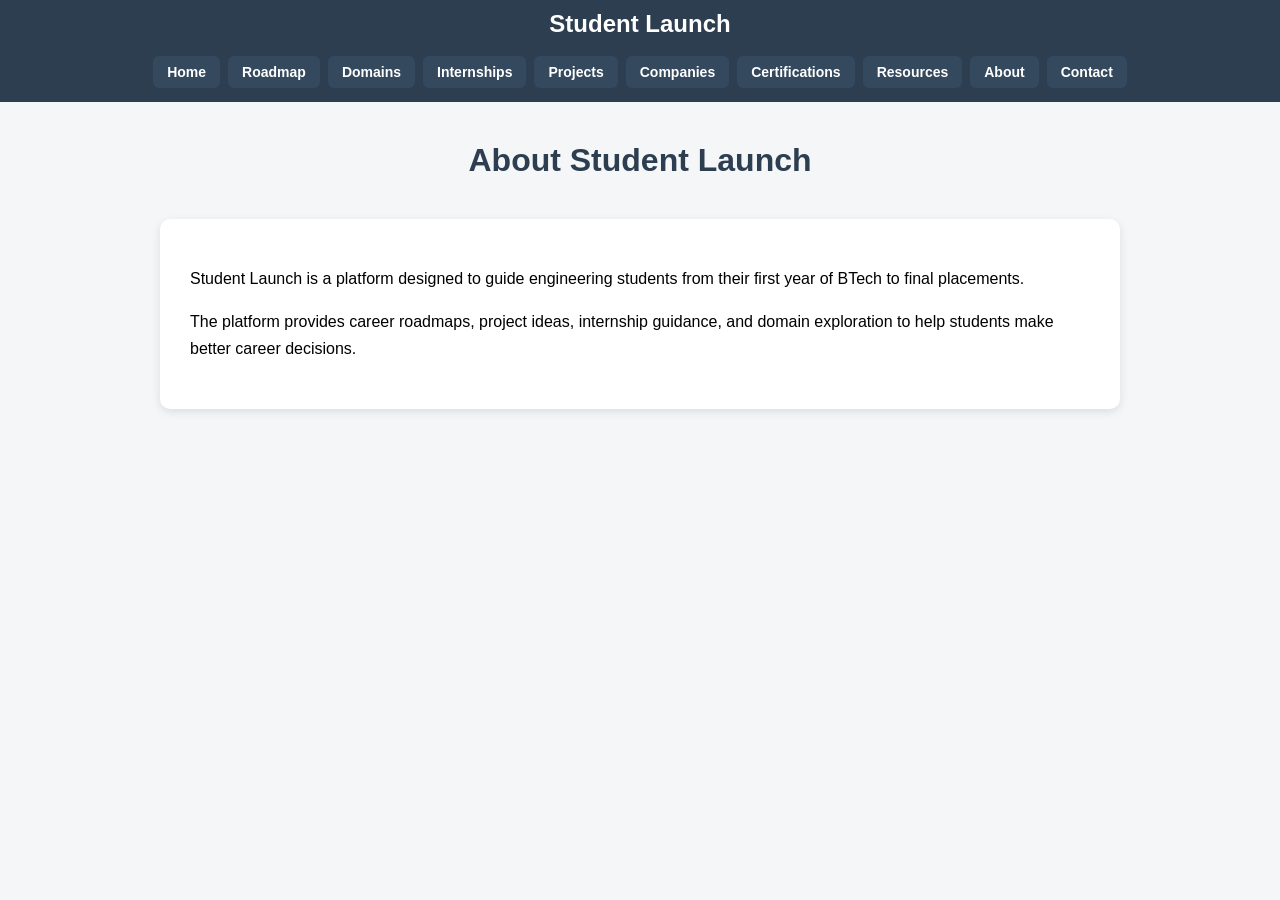
<file: about.html>
<!DOCTYPE html>
<html>

<head>
<title>Student Launch - About</title>
<link rel="stylesheet" href="style.css">
<link rel="stylesheet" href="css/about.css">
</head>

<body>

<nav class="navbar">

<div class="logo">
Student Launch
</div>

<div class="nav-links">

<a href="index.html">Home</a>
<a href="roadmap.html">Roadmap</a>
<a href="domains.html">Domains</a>
<a href="internships.html">Internships</a>
<a href="projects.html">Projects</a>
<a href="companies.html">Companies</a>
<a href="certifications.html">Certifications</a>
<a href="resources.html">Resources</a>
<a href="about.html">About</a>
<a href="contact.html">Contact</a>

</div>

</nav>


<h1>About Student Launch</h1>

<div class="about-container">

<p>
Student Launch is a platform designed to guide engineering students from their first year of BTech to final placements.
</p>

<p>
The platform provides career roadmaps, project ideas, internship guidance, and domain exploration to help students make better career decisions.
</p>

</div>

</body>
</html>
</file>
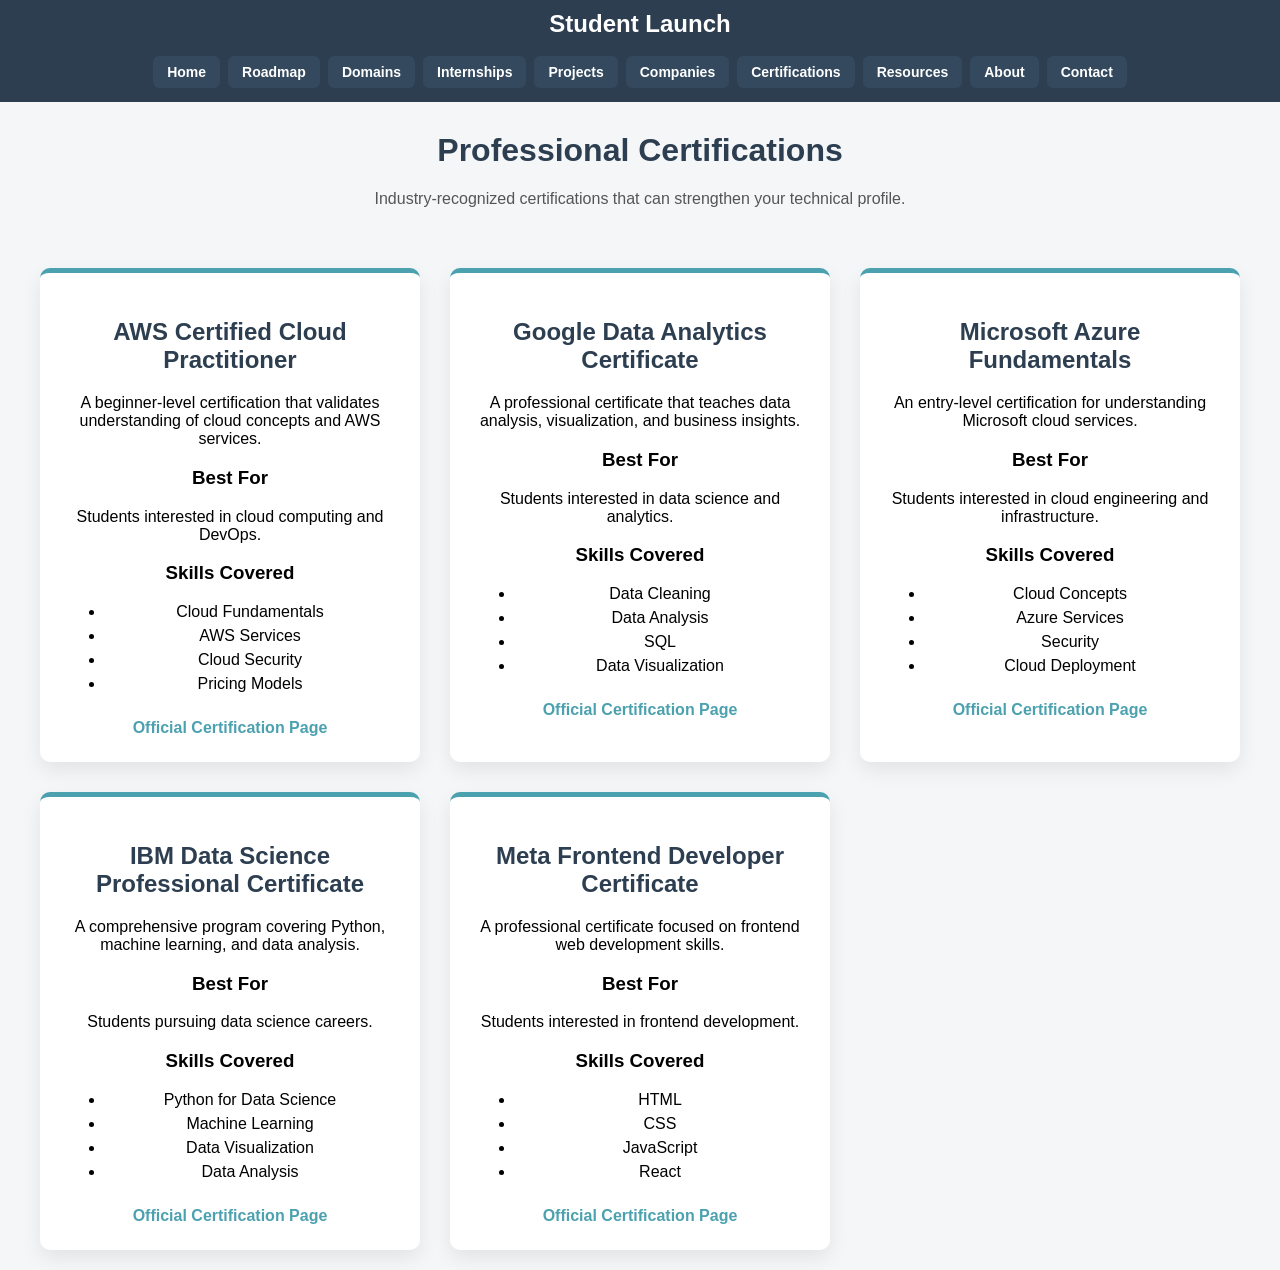
<file: certifications.html>
<!DOCTYPE html>
<html>

<head>
<title>Student Launch - Certifications</title>
<link rel="stylesheet" href="style.css">
<link rel="stylesheet" href="css/certifications.css">
</head>

<body>

<nav class="navbar">

<div class="logo">
Student Launch
</div>

<div class="nav-links">
<a href="index.html">Home</a>
<a href="roadmap.html">Roadmap</a>
<a href="domains.html">Domains</a>
<a href="internships.html">Internships</a>
<a href="projects.html">Projects</a>
<a href="companies.html">Companies</a>
<a href="certifications.html">Certifications</a>
<a href="resources.html">Resources</a>
<a href="about.html">About</a>
<a href="contact.html">Contact</a>
</div>

</nav>

<h1>Professional Certifications</h1>
<p class="subtitle">Industry-recognized certifications that can strengthen your technical profile.</p>

<div class="container">

<!-- AWS -->

<div class="card">

<h2>AWS Certified Cloud Practitioner</h2>

<p>
A beginner-level certification that validates understanding of cloud concepts and AWS services.
</p>

<h3>Best For</h3>
<p>Students interested in cloud computing and DevOps.</p>

<h3>Skills Covered</h3>
<ul>
<li>Cloud Fundamentals</li>
<li>AWS Services</li>
<li>Cloud Security</li>
<li>Pricing Models</li>
</ul>

<a href="https://aws.amazon.com/certification/" target="_blank">Official Certification Page</a>

</div>


<!-- Google Data Analytics -->

<div class="card">

<h2>Google Data Analytics Certificate</h2>

<p>
A professional certificate that teaches data analysis, visualization, and business insights.
</p>

<h3>Best For</h3>
<p>Students interested in data science and analytics.</p>

<h3>Skills Covered</h3>
<ul>
<li>Data Cleaning</li>
<li>Data Analysis</li>
<li>SQL</li>
<li>Data Visualization</li>
</ul>

<a href="https://grow.google/certificates/data-analytics/" target="_blank">Official Certification Page</a>

</div>


<!-- Microsoft Azure -->

<div class="card">

<h2>Microsoft Azure Fundamentals</h2>

<p>
An entry-level certification for understanding Microsoft cloud services.
</p>

<h3>Best For</h3>
<p>Students interested in cloud engineering and infrastructure.</p>

<h3>Skills Covered</h3>
<ul>
<li>Cloud Concepts</li>
<li>Azure Services</li>
<li>Security</li>
<li>Cloud Deployment</li>
</ul>

<a href="https://learn.microsoft.com/en-us/certifications/" target="_blank">Official Certification Page</a>

</div>


<!-- IBM Data Science -->

<div class="card">

<h2>IBM Data Science Professional Certificate</h2>

<p>
A comprehensive program covering Python, machine learning, and data analysis.
</p>

<h3>Best For</h3>
<p>Students pursuing data science careers.</p>

<h3>Skills Covered</h3>
<ul>
<li>Python for Data Science</li>
<li>Machine Learning</li>
<li>Data Visualization</li>
<li>Data Analysis</li>
</ul>

<a href="https://www.coursera.org/professional-certificates/ibm-data-science" target="_blank">Official Certification Page</a>

</div>


<!-- Meta Frontend -->

<div class="card">

<h2>Meta Frontend Developer Certificate</h2>

<p>
A professional certificate focused on frontend web development skills.
</p>

<h3>Best For</h3>
<p>Students interested in frontend development.</p>

<h3>Skills Covered</h3>
<ul>
<li>HTML</li>
<li>CSS</li>
<li>JavaScript</li>
<li>React</li>
</ul>

<a href="https://www.coursera.org/professional-certificates/meta-front-end-developer" target="_blank">Official Certification Page</a>

</div>

</div>

</body>
</html>
</file>
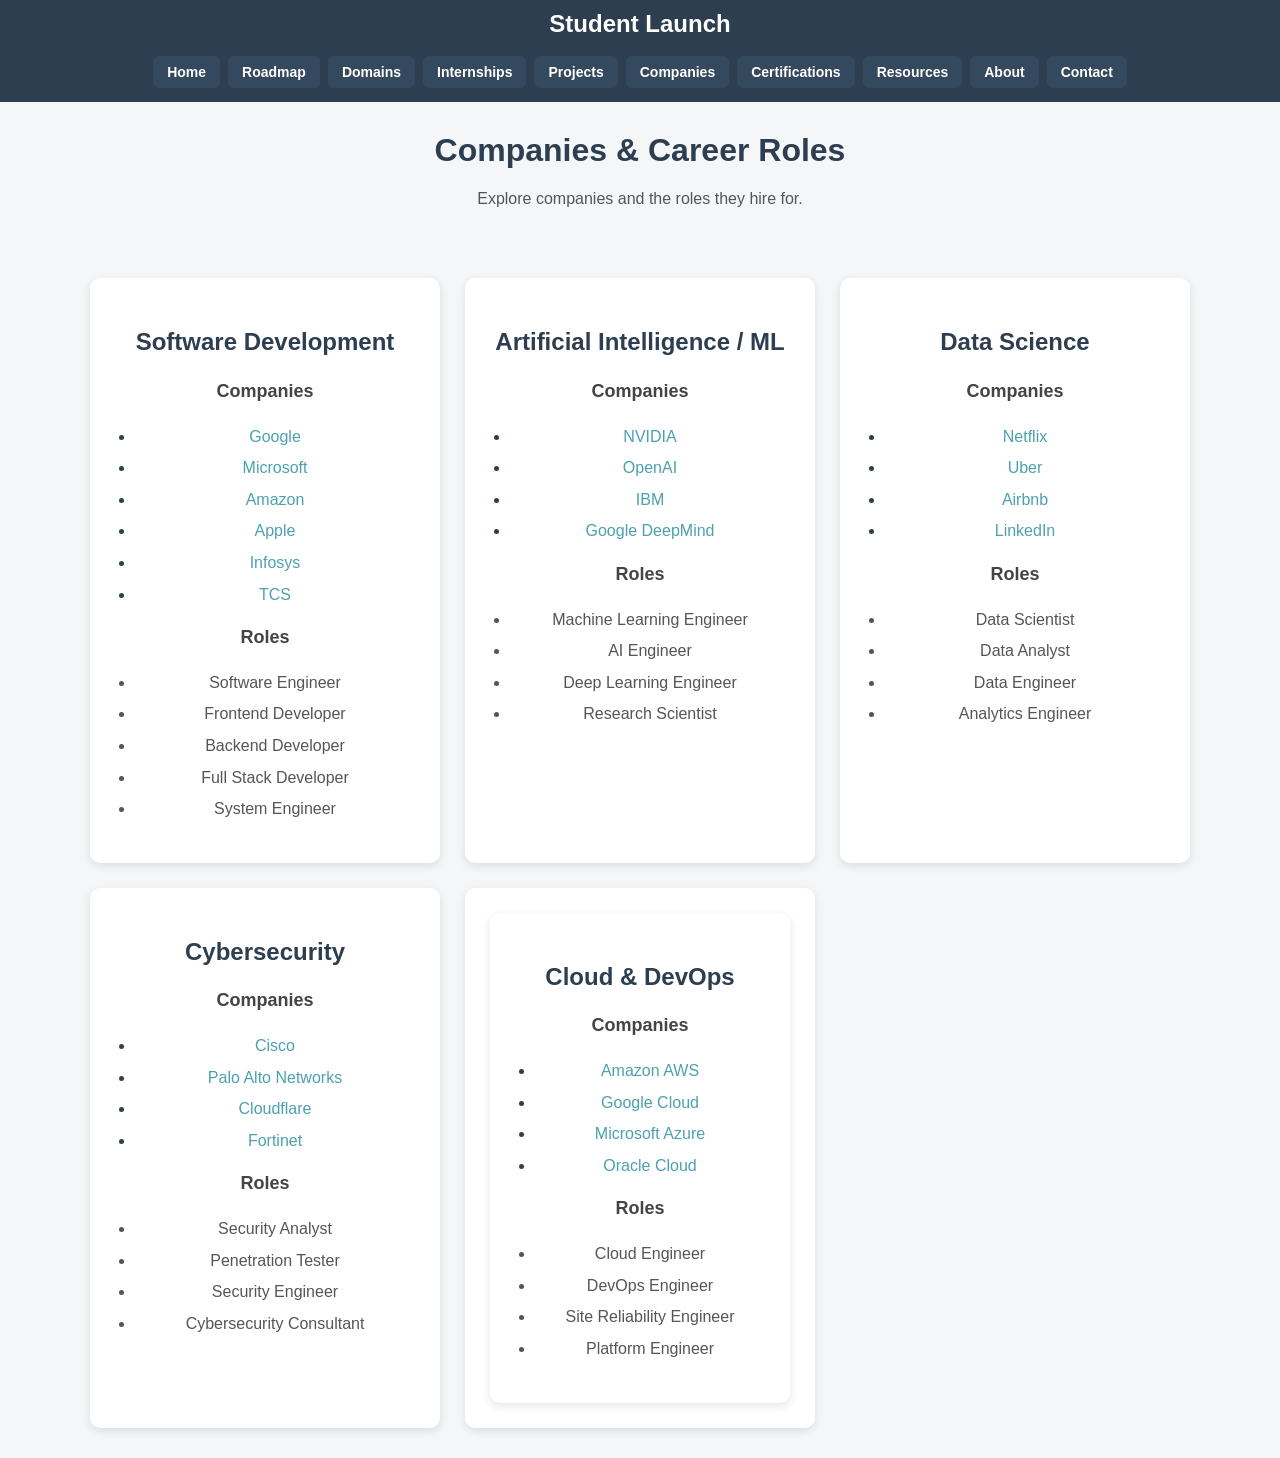
<file: companies.html>
<!DOCTYPE html>
<html>

<head>
<title>Student Launch - Companies & Roles</title>
<link rel="stylesheet" href="style.css">
<link rel="stylesheet" href="css/companies.css">
</head>

<body>

<nav class="navbar">

<div class="logo">
Student Launch
</div>

<div class="nav-links">

<a href="index.html">Home</a>
<a href="roadmap.html">Roadmap</a>
<a href="domains.html">Domains</a>
<a href="internships.html">Internships</a>
<a href="projects.html">Projects</a>
<a href="companies.html">Companies</a>
<a href="certifications.html">Certifications</a>
<a href="resources.html">Resources</a>
<a href="about.html">About</a>
<a href="contact.html">Contact</a>

</div>

</nav>

<h1>Companies & Career Roles</h1>
<p class="subtitle">Explore companies and the roles they hire for.</p>

<div class="container">

<div class="card">

<h2>Software Development</h2>

<h3>Companies</h3>
<ul>
<li><a href="https://careers.google.com/" target="_blank">Google</a></li>
<li><a href="https://careers.microsoft.com/" target="_blank">Microsoft</a></li>
<li><a href="https://www.amazon.jobs/" target="_blank">Amazon</a></li>
<li><a href="https://jobs.apple.com/" target="_blank">Apple</a></li>
<li><a href="https://www.infosys.com/careers/" target="_blank">Infosys</a></li>
<li><a href="https://www.tcs.com/careers" target="_blank">TCS</a></li>
</ul>

<h3>Roles</h3>
<ul>
<li>Software Engineer</li>
<li>Frontend Developer</li>
<li>Backend Developer</li>
<li>Full Stack Developer</li>
<li>System Engineer</li>
</ul>

</div>

<div class="card">

<h2>Artificial Intelligence / ML</h2>

<h3>Companies</h3>
<ul>
<li><a href="https://www.nvidia.com/en-us/about-nvidia/careers/" target="_blank">NVIDIA</a></li>
<li><a href="https://openai.com/careers/" target="_blank">OpenAI</a></li>
<li><a href="https://www.ibm.com/careers" target="_blank">IBM</a></li>
<li><a href="https://deepmind.google/careers/" target="_blank">Google DeepMind</a></li>
</ul>

<h3>Roles</h3>
<ul>
<li>Machine Learning Engineer</li>
<li>AI Engineer</li>
<li>Deep Learning Engineer</li>
<li>Research Scientist</li>
</ul>

</div>
<div class="card">

<h2>Data Science</h2>

<h3>Companies</h3>
<ul>
<li><a href="https://jobs.netflix.com/" target="_blank">Netflix</a></li>
<li><a href="https://www.uber.com/careers/" target="_blank">Uber</a></li>
<li><a href="https://careers.airbnb.com/" target="_blank">Airbnb</a></li>
<li><a href="https://careers.linkedin.com/" target="_blank">LinkedIn</a></li>
</ul>

<h3>Roles</h3>
<ul>
<li>Data Scientist</li>
<li>Data Analyst</li>
<li>Data Engineer</li>
<li>Analytics Engineer</li>
</ul>

</div>

<div class="card">

<h2>Cybersecurity</h2>

<h3>Companies</h3>
<ul>
<li><a href="https://jobs.cisco.com/" target="_blank">Cisco</a></li>
<li><a href="https://jobs.paloaltonetworks.com/" target="_blank">Palo Alto Networks</a></li>
<li><a href="https://www.cloudflare.com/careers/" target="_blank">Cloudflare</a></li>
<li><a href="https://www.fortinet.com/careers" target="_blank">Fortinet</a></li>
</ul>

<h3>Roles</h3>
<ul>
<li>Security Analyst</li>
<li>Penetration Tester</li>
<li>Security Engineer</li>
<li>Cybersecurity Consultant</li>
</ul>

</div>

<div class="card">
<div class="card">

<h2>Cloud & DevOps</h2>

<h3>Companies</h3>
<ul>
<li><a href="https://aws.amazon.com/careers/" target="_blank">Amazon AWS</a></li>
<li><a href="https://cloud.google.com/careers" target="_blank">Google Cloud</a></li>
<li><a href="https://careers.microsoft.com/" target="_blank">Microsoft Azure</a></li>
<li><a href="https://www.oracle.com/careers/" target="_blank">Oracle Cloud</a></li>
</ul>

<h3>Roles</h3>
<ul>
<li>Cloud Engineer</li>
<li>DevOps Engineer</li>
<li>Site Reliability Engineer</li>
<li>Platform Engineer</li>
</ul>

</div>

</div>

</body>
</html>
</file>
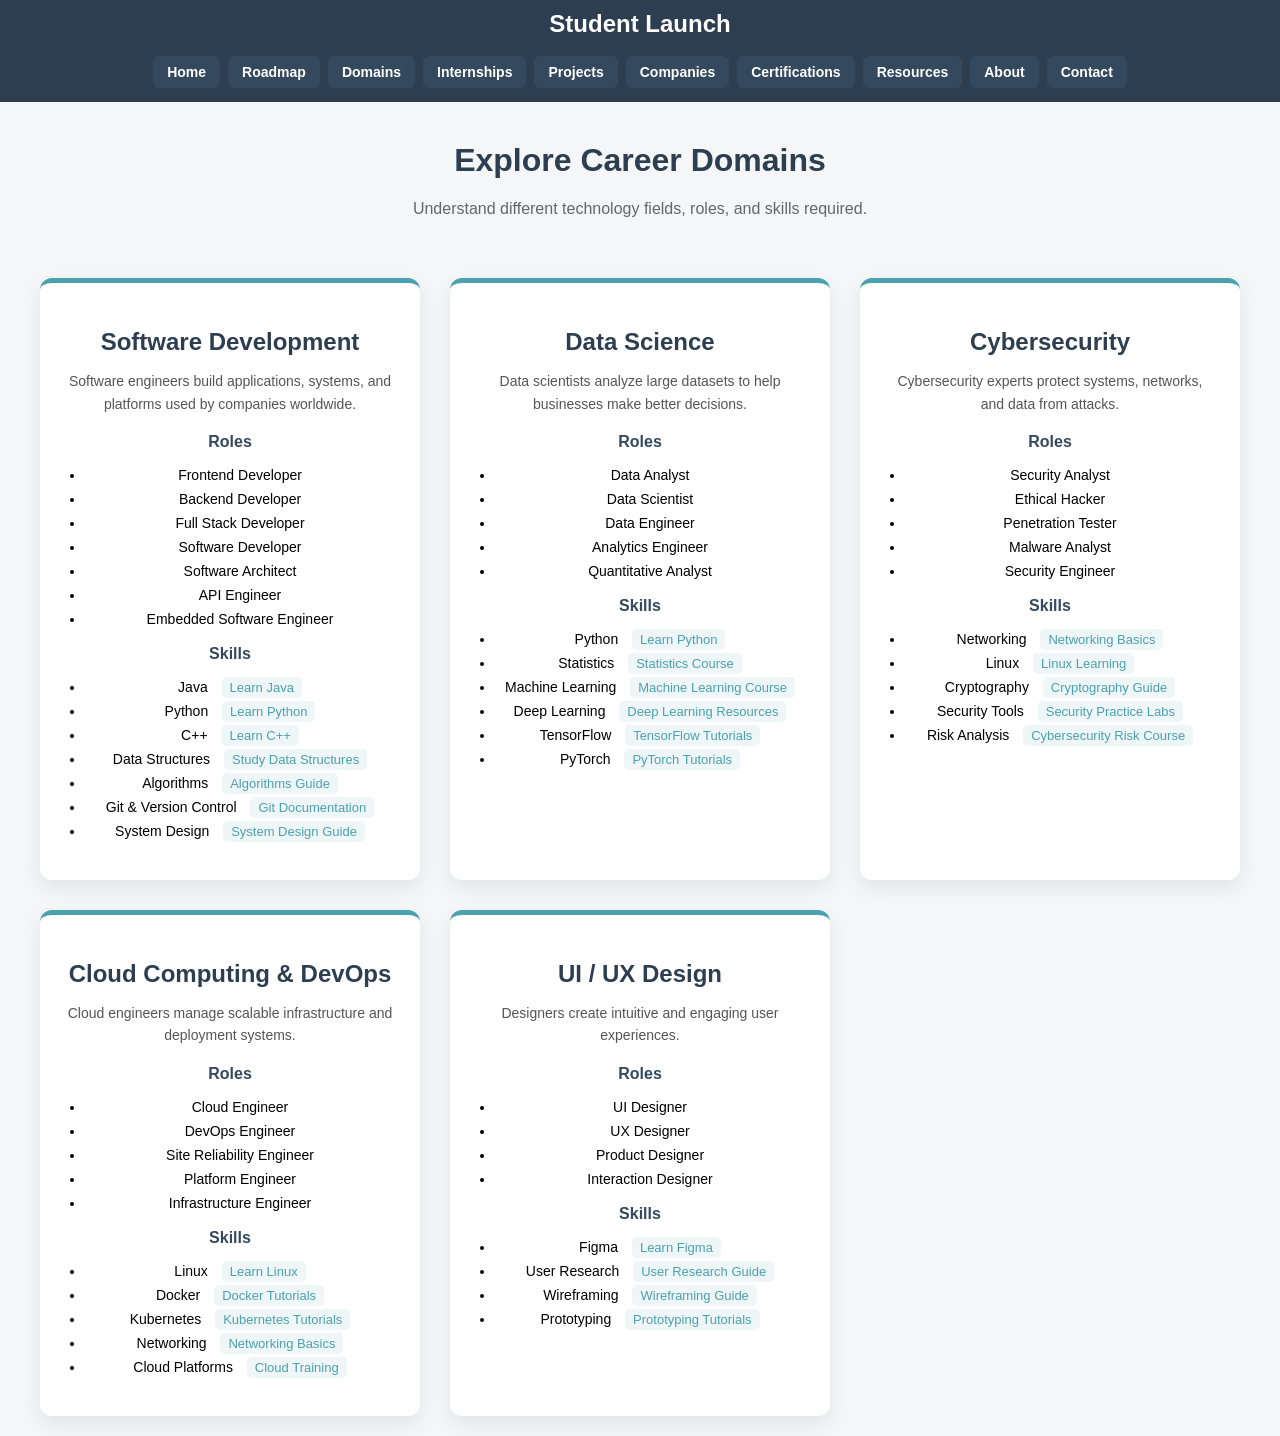
<file: domains.html>
<!DOCTYPE html>
<html>

<head>
<title>Student Launch - Career Domains</title>
<link rel="stylesheet" href="style.css">
<link rel="stylesheet" href="css/domains.css">
</head>

<body>

<nav class="navbar">

<div class="logo">
Student Launch
</div>

<div class="nav-links">

<a href="index.html">Home</a>
<a href="roadmap.html">Roadmap</a>
<a href="domains.html">Domains</a>
<a href="internships.html">Internships</a>
<a href="projects.html">Projects</a>
<a href="companies.html">Companies</a>
<a href="certifications.html">Certifications</a>
<a href="resources.html">Resources</a>
<a href="about.html">About</a>
<a href="contact.html">Contact</a>

</div>

</nav>


<h1>Explore Career Domains</h1>
<p class="subtitle">Understand different technology fields, roles, and skills required.</p>


<div class="container">

<div class="card">
<h2>Software Development</h2>
<p>Software engineers build applications, systems, and platforms used by companies worldwide.</p>

<h3>Roles</h3>
<ul>
<li>Frontend Developer</li>
<li>Backend Developer</li>
<li>Full Stack Developer</li>
<li>Software Developer</li>
<li>Software Architect</li>
<li>API Engineer</li>
<li>Embedded Software Engineer</li>
</ul>
<h3>Skills</h3>
<ul>

<li>
Java  
<a href="https://docs.oracle.com/javase/tutorial/">Learn Java</a>
</li>

<li>
Python  
<a href="https://www.python.org/about/gettingstarted/">Learn Python</a>
</li>

<li>
C++  
<a href="https://www.learncpp.com/">Learn C++</a>
</li>

<li>
Data Structures  
<a href="https://www.geeksforgeeks.org/data-structures/">Study Data Structures</a>
</li>

<li>
Algorithms  
<a href="https://www.geeksforgeeks.org/fundamentals-of-algorithms/">Algorithms Guide</a>
</li>

<li>
Git & Version Control  
<a href="https://git-scm.com/docs">Git Documentation</a>
</li>

<li>
System Design  
<a href="https://github.com/donnemartin/system-design-primer">System Design Guide</a>
</li>

</ul>

</div>


<div class="card">
<h2>Data Science</h2>
<p>Data scientists analyze large datasets to help businesses make better decisions.</p>

<h3>Roles</h3>
<ul>
<li>Data Analyst</li>
<li>Data Scientist</li>
<li>Data Engineer</li>
<li>Analytics Engineer</li>
<li>Quantitative Analyst</li>
</ul>

<h3>Skills</h3>
<ul>

<li>
Python  
<a href="https://www.python.org/about/gettingstarted/">Learn Python</a>
</li>

<li>
Statistics  
<a href="https://www.khanacademy.org/math/statistics-probability">Statistics Course</a>
</li>

<li>
Machine Learning  
<a href="https://www.coursera.org/learn/machine-learning">Machine Learning Course</a>
</li>

<li>
Deep Learning  
<a href="https://www.deeplearning.ai/">Deep Learning Resources</a>
</li>

<li>
TensorFlow  
<a href="https://www.tensorflow.org/tutorials">TensorFlow Tutorials</a>
</li>

<li>
PyTorch  
<a href="https://pytorch.org/tutorials/">PyTorch Tutorials</a>
</li>

</ul>
</div>


<div class="card">
<h2>Cybersecurity</h2>
<p>Cybersecurity experts protect systems, networks, and data from attacks.</p>

<h3>Roles</h3>
<ul>
<li>Security Analyst</li>
<li>Ethical Hacker</li>
<li>Penetration Tester</li>
<li>Malware Analyst</li>
<li>Security Engineer</li>
</ul>

<h3>Skills</h3>
<ul>

<li>
Networking
<a href="https://www.cisco.com/c/en/us/training-events/training-certifications.html">Networking Basics</a>
</li>

<li>
Linux
<a href="https://linuxjourney.com/">Linux Learning</a>
</li>

<li>
Cryptography
<a href="https://cryptobook.nakov.com/">Cryptography Guide</a>
</li>

<li>
Security Tools
<a href="https://www.hackthebox.com/">Security Practice Labs</a>
</li>

<li>
Risk Analysis
<a href="https://www.coursera.org/learn/ibm-cybersecurity-analyst">Cybersecurity Risk Course</a>
</li>

</ul>
</div>


<div class="card">
<h2>Cloud Computing & DevOps</h2>
<p>Cloud engineers manage scalable infrastructure and deployment systems.</p>

<h3>Roles</h3>
<ul>
<li>Cloud Engineer</li>
<li>DevOps Engineer</li>
<li>Site Reliability Engineer</li>
<li>Platform Engineer</li>
<li>Infrastructure Engineer</li>
</ul>

<h3>Skills</h3>
<ul>

<li>
Linux
<a href="https://linuxjourney.com/">Learn Linux</a>
</li>

<li>
Docker
<a href="https://docs.docker.com/get-started/">Docker Tutorials</a>
</li>

<li>
Kubernetes
<a href="https://kubernetes.io/docs/tutorials/">Kubernetes Tutorials</a>
</li>

<li>
Networking
<a href="https://www.cloudflare.com/learning/network-layer/what-is-networking/">Networking Basics</a>
</li>

<li>
Cloud Platforms
<a href="https://aws.amazon.com/training/">Cloud Training</a>
</li>

</ul>
</div>


<div class="card">
<h2>UI / UX Design</h2>
<p>Designers create intuitive and engaging user experiences.</p>

<h3>Roles</h3>
<ul>
<li>UI Designer</li>
<li>UX Designer</li>
<li>Product Designer</li>
<li>Interaction Designer</li>
</ul>

<h3>Skills</h3>
<ul>

<li>
Figma
<a href="https://www.figma.com/learn-design/">Learn Figma</a>
</li>

<li>
User Research
<a href="https://www.interaction-design.org/literature/topics/user-research">User Research Guide</a>
</li>

<li>
Wireframing
<a href="https://careerfoundry.com/en/blog/ux-design/how-to-create-your-first-wireframe/">Wireframing Guide</a>
</li>

<li>
Prototyping
<a href="https://www.figma.com/prototyping/">Prototyping Tutorials</a>
</li>

</ul>
</div>

</div>
</body>
</html>
</file>
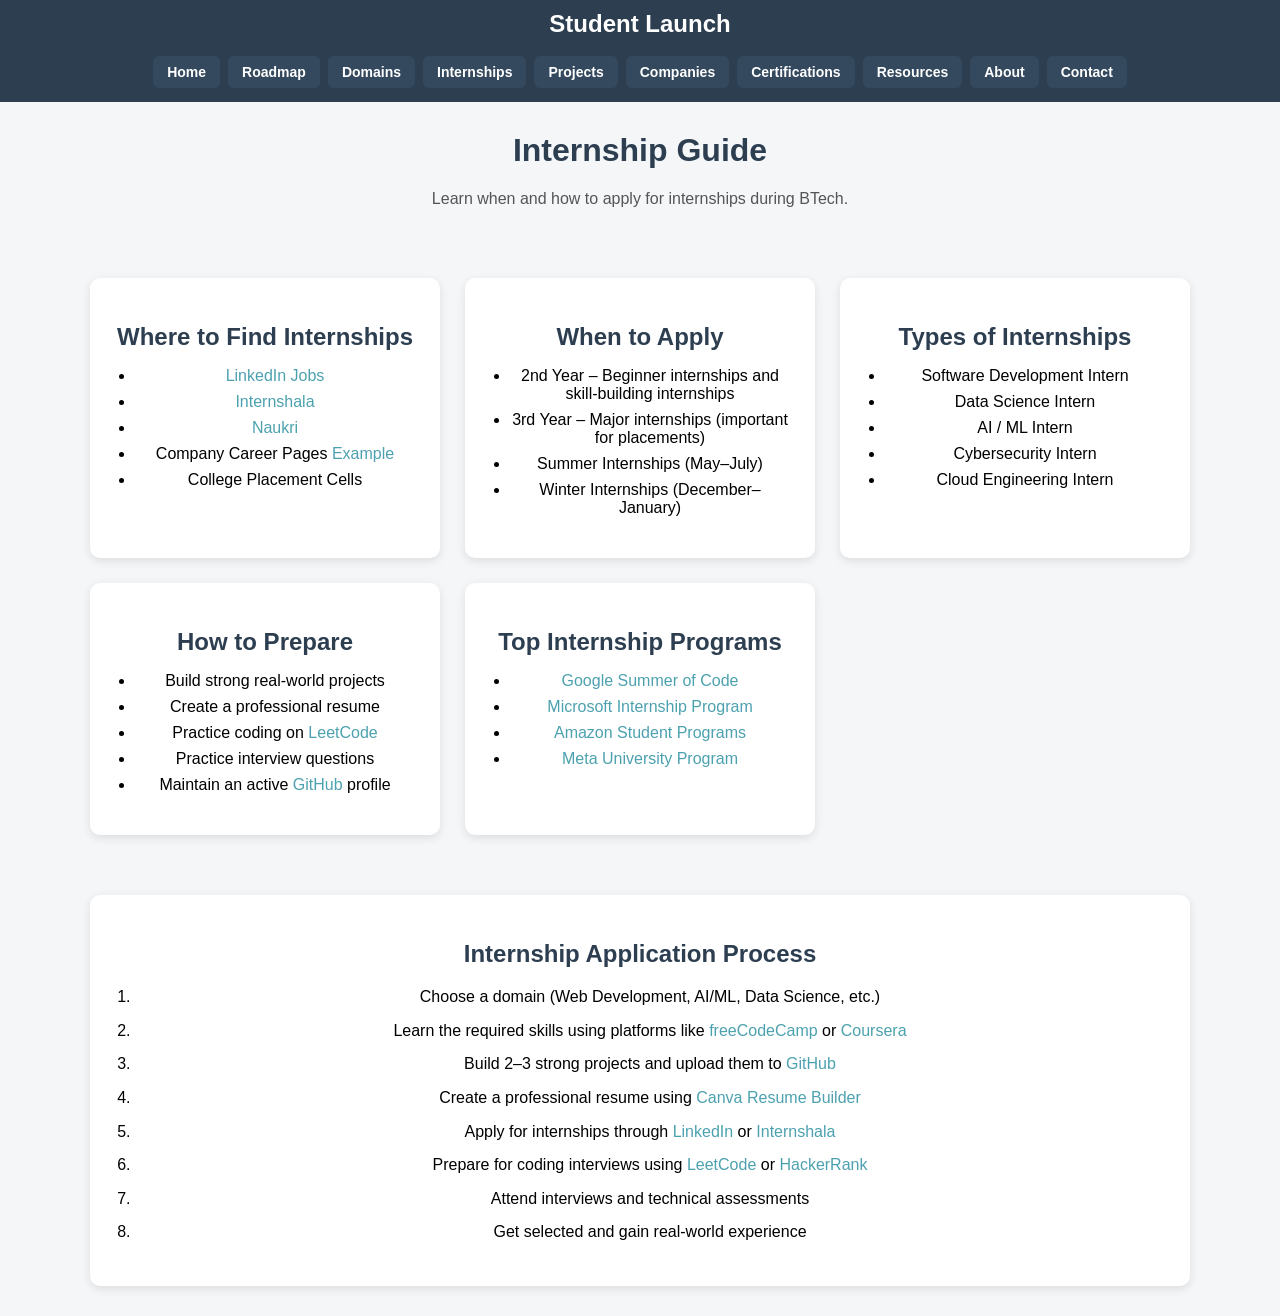
<file: internships.html>
<!DOCTYPE html>
<html>

<head>
<title>Student Launch - Internships</title>
<link rel="stylesheet" href="style.css">
<link rel="stylesheet" href="css/internships.css">
</head>

<body>

<nav class="navbar">

<div class="logo">
Student Launch
</div>

<div class="nav-links">

<a href="index.html">Home</a>
<a href="roadmap.html">Roadmap</a>
<a href="domains.html">Domains</a>
<a href="internships.html">Internships</a>
<a href="projects.html">Projects</a>
<a href="companies.html">Companies</a>
<a href="certifications.html">Certifications</a>
<a href="resources.html">Resources</a>
<a href="about.html">About</a>
<a href="contact.html">Contact</a>

</div>

</nav>


<h1>Internship Guide</h1>
<p class="subtitle">Learn when and how to apply for internships during BTech.</p>

<div class="container">

<div class="card">
<h2>Where to Find Internships</h2>

<ul>

<li>
<a href="https://www.linkedin.com/jobs/" target="_blank">
LinkedIn Jobs
</a>
</li>

<li>
<a href="https://internshala.com/" target="_blank">
Internshala
</a>
</li>

<li>
<a href="https://www.naukri.com/" target="_blank">
Naukri
</a>
</li>

<li>
Company Career Pages  
<a href="https://careers.google.com/" target="_blank">Example</a>
</li>

<li>
College Placement Cells
</li>

</ul>

</div>



<div class="card">
<h2>When to Apply</h2>

<ul>

<li>
2nd Year – Beginner internships and skill-building internships
</li>

<li>
3rd Year – Major internships (important for placements)
</li>

<li>
Summer Internships (May–July)
</li>

<li>
Winter Internships (December–January)
</li>

</ul>

</div>



<div class="card">
<h2>Types of Internships</h2>

<ul>

<li>Software Development Intern</li>

<li>Data Science Intern</li>

<li>AI / ML Intern</li>

<li>Cybersecurity Intern</li>

<li>Cloud Engineering Intern</li>

</ul>

</div>



<div class="card">
<h2>How to Prepare</h2>

<ul>

<li>Build strong real-world projects</li>

<li>Create a professional resume</li>

<li>Practice coding on 
<a href="https://leetcode.com/" target="_blank">LeetCode</a>
</li>

<li>Practice interview questions</li>

<li>Maintain an active 
<a href="https://github.com/" target="_blank">GitHub</a> profile
</li>

</ul>

</div>



<div class="card">
<h2>Top Internship Programs</h2>

<ul>

<li>
<a href="https://summerofcode.withgoogle.com/" target="_blank">
Google Summer of Code
</a>
</li>

<li>
<a href="https://careers.microsoft.com/" target="_blank">
Microsoft Internship Program
</a>
</li>

<li>
<a href="https://www.amazon.jobs/en/teams/internships-for-students" target="_blank">
Amazon Student Programs
</a>
</li>

<li>
<a href="https://www.metacareers.com/students-and-grads/" target="_blank">
Meta University Program
</a>
</li>

</ul>

</div>

</div>
<div class="container">
<div class="card">

<h2>Internship Application Process</h2>

<ol>

<li>Choose a domain (Web Development, AI/ML, Data Science, etc.)
</li>

<li>Learn the required skills using platforms like
<a href="https://www.freecodecamp.org/" target="_blank">freeCodeCamp</a>
or
<a href="https://www.coursera.org/" target="_blank">Coursera</a>
</li>

<li>Build 2–3 strong projects and upload them to
<a href="https://github.com/" target="_blank">GitHub</a>
</li>

<li>Create a professional resume using
<a href="https://www.canva.com/resumes/" target="_blank">Canva Resume Builder</a>
</li>

<li>Apply for internships through
<a href="https://www.linkedin.com/jobs/" target="_blank">LinkedIn</a>
or
<a href="https://internshala.com/" target="_blank">Internshala</a>
</li>

<li>Prepare for coding interviews using
<a href="https://leetcode.com/" target="_blank">LeetCode</a>
or
<a href="https://www.hackerrank.com/" target="_blank">HackerRank</a>
</li>

<li>Attend interviews and technical assessments
</li>

<li>Get selected and gain real-world experience
</li>

</ol>
</div>
</div>

</body>
</html>
</file>
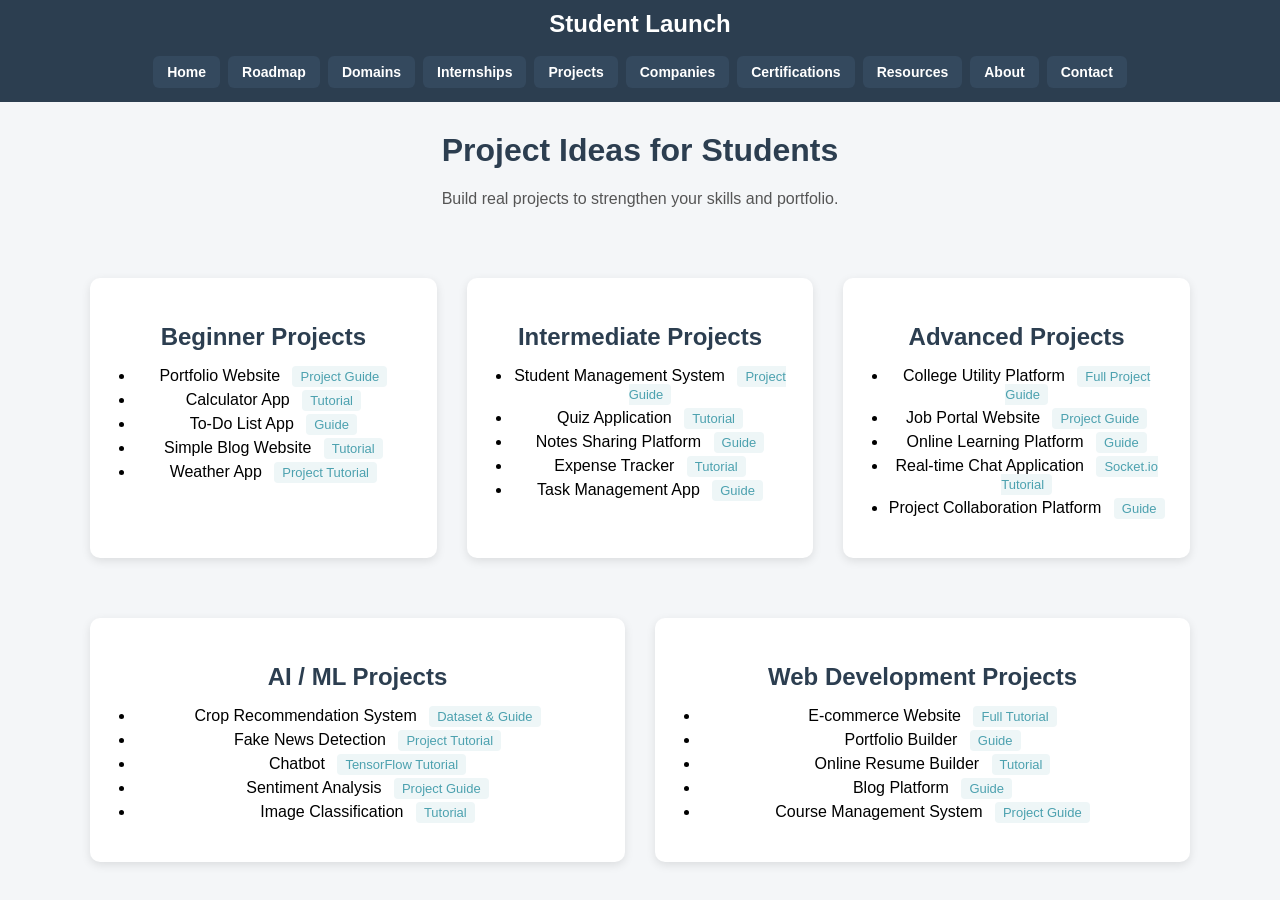
<file: projects.html>
<!DOCTYPE html>
<html>

<head>
<title>Student Launch - Projects</title>
<link rel="stylesheet" href="style.css">
<link rel="stylesheet" href="css/projects.css">
</head>

<body>

<nav class="navbar">

<div class="logo">
Student Launch
</div>

<div class="nav-links">

<a href="index.html">Home</a>
<a href="roadmap.html">Roadmap</a>
<a href="domains.html">Domains</a>
<a href="internships.html">Internships</a>
<a href="projects.html">Projects</a>
<a href="companies.html">Companies</a>
<a href="certifications.html">Certifications</a>
<a href="resources.html">Resources</a>
<a href="about.html">About</a>
<a href="contact.html">Contact</a>

</div>

</nav>


<h1>Project Ideas for Students</h1>
<p class="subtitle">Build real projects to strengthen your skills and portfolio.</p>

<div class="container">

<div class="card">
<h2>Beginner Projects</h2>
<ul>

<li>
Portfolio Website
<a href="https://www.freecodecamp.org/news/how-to-build-a-developer-portfolio-website/">Project Guide</a>
</li>

<li>
Calculator App
<a href="https://www.freecodecamp.org/news/how-to-build-a-calculator-with-javascript/">Tutorial</a>
</li>

<li>
To-Do List App
<a href="https://www.freecodecamp.org/news/build-a-todo-app-in-javascript/">Guide</a>
</li>

<li>
Simple Blog Website
<a href="https://developer.mozilla.org/en-US/docs/Learn/Server-side/Express_Nodejs/Tutorial_local_library_website">Tutorial</a>
</li>

<li>
Weather App
<a href="https://www.freecodecamp.org/news/how-to-build-a-weather-app-with-javascript/">Project Tutorial</a>
</li>

</ul>
</div>
<div class="card">
<h2>Intermediate Projects</h2>
<ul>

<li>
Student Management System
<a href="https://www.geeksforgeeks.org/student-management-system-project/">Project Guide</a>
</li>

<li>
Quiz Application
<a href="https://www.freecodecamp.org/news/how-to-build-a-quiz-app/">Tutorial</a>
</li>

<li>
Notes Sharing Platform
<a href="https://www.freecodecamp.org/news/build-a-note-taking-app/">Guide</a>
</li>

<li>
Expense Tracker
<a href="https://www.freecodecamp.org/news/build-an-expense-tracker-with-javascript/">Tutorial</a>
</li>

<li>
Task Management App
<a href="https://www.freecodecamp.org/news/how-to-build-a-task-manager-app/">Guide</a>
</li>

</ul>
</div>

<div class="card">
<h2>Advanced Projects</h2>
<ul>

<li>
College Utility Platform
<a href="https://www.freecodecamp.org/news/how-to-plan-a-full-stack-project/">Full Project Guide</a>
</li>

<li>
Job Portal Website
<a href="https://www.geeksforgeeks.org/job-portal-project/">Project Guide</a>
</li>

<li>
Online Learning Platform
<a href="https://www.freecodecamp.org/news/how-to-build-a-learning-management-system/">Guide</a>
</li>

<li>
Real-time Chat Application
<a href="https://socket.io/get-started/chat/">Socket.io Tutorial</a>
</li>

<li>
Project Collaboration Platform
<a href="https://www.freecodecamp.org/news/how-to-build-a-project-management-app/">Guide</a>
</li>

</ul>
</div>
</div>
<div class="container">
<div class="card">
<h2>AI / ML Projects</h2>
<ul>

<li>
Crop Recommendation System
<a href="https://www.kaggle.com/code">Dataset & Guide</a>
</li>

<li>
Fake News Detection
<a href="https://www.geeksforgeeks.org/fake-news-detection-project/">Project Tutorial</a>
</li>

<li>
Chatbot
<a href="https://www.tensorflow.org/tutorials/text/chatbot">TensorFlow Tutorial</a>
</li>

<li>
Sentiment Analysis
<a href="https://www.kaggle.com/code/soham1024/sentiment-analysis-using-nlp">Project Guide</a>
</li>

<li>
Image Classification
<a href="https://www.tensorflow.org/tutorials/images/classification">Tutorial</a>
</li>

</ul>
</div>

<div class="card">
<h2>Web Development Projects</h2>
<ul>

<li>
E-commerce Website
<a href="https://www.freecodecamp.org/news/how-to-build-an-ecommerce-website/">Full Tutorial</a>
</li>

<li>
Portfolio Builder
<a href="https://www.freecodecamp.org/news/how-to-build-a-developer-portfolio/">Guide</a>
</li>

<li>
Online Resume Builder
<a href="https://www.freecodecamp.org/news/how-to-build-a-resume-builder/">Tutorial</a>
</li>

<li>
Blog Platform
<a href="https://developer.mozilla.org/en-US/docs/Learn/Server-side/Express_Nodejs">Guide</a>
</li>

<li>
Course Management System
<a href="https://www.geeksforgeeks.org/course-management-system-project/">Project Guide</a>
</li>

</ul>
</div>
</div>
</div>

</body>
</html>
</file>
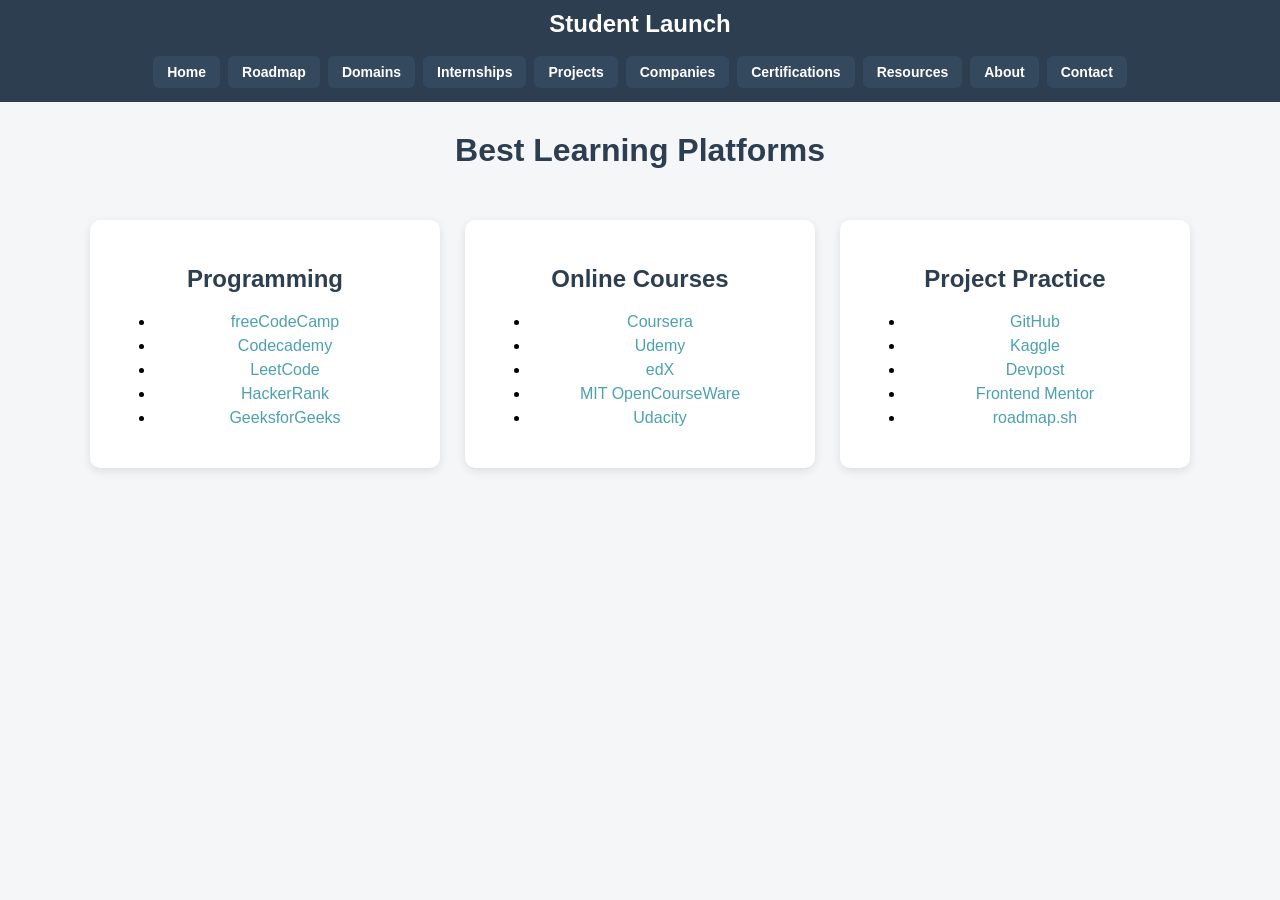
<file: resources.html>
<!DOCTYPE html>
<html>

<head>
<title>Student Launch - Learning Resources</title>
<link rel="stylesheet" href="style.css">
<link rel="stylesheet" href="css/resources.css">
</head>

<body>
<nav class="navbar">

<div class="logo">
Student Launch
</div>

<div class="nav-links">

<a href="index.html">Home</a>
<a href="roadmap.html">Roadmap</a>
<a href="domains.html">Domains</a>
<a href="internships.html">Internships</a>
<a href="projects.html">Projects</a>
<a href="companies.html">Companies</a>
<a href="certifications.html">Certifications</a>
<a href="resources.html">Resources</a>
<a href="about.html">About</a>
<a href="contact.html">Contact</a>

</div>

</nav>


<h1>Best Learning Platforms</h1>

<div class="container">

<div class="card">
<h2>Programming</h2>

<ul>

<li>
<a href="https://www.freecodecamp.org/" target="_blank">
freeCodeCamp
</a>
</li>

<li>
<a href="https://www.codecademy.com/" target="_blank">
Codecademy
</a>
</li>

<li>
<a href="https://leetcode.com/" target="_blank">
LeetCode
</a>
</li>

<li>
<a href="https://www.hackerrank.com/" target="_blank">
HackerRank
</a>
</li>

<li>
<a href="https://www.geeksforgeeks.org/" target="_blank">
GeeksforGeeks
</a>
</li>

</ul>
</div>



<div class="card">
<h2>Online Courses</h2>

<ul>

<li>
<a href="https://www.coursera.org/" target="_blank">
Coursera
</a>
</li>

<li>
<a href="https://www.udemy.com/" target="_blank">
Udemy
</a>
</li>

<li>
<a href="https://www.edx.org/" target="_blank">
edX
</a>
</li>

<li>
<a href="https://ocw.mit.edu/" target="_blank">
MIT OpenCourseWare
</a>
</li>

<li>
<a href="https://www.udacity.com/" target="_blank">
Udacity
</a>
</li>

</ul>
</div>



<div class="card">
<h2>Project Practice</h2>

<ul>

<li>
<a href="https://github.com/" target="_blank">
GitHub
</a>
</li>

<li>
<a href="https://www.kaggle.com/" target="_blank">
Kaggle
</a>
</li>

<li>
<a href="https://devpost.com/" target="_blank">
Devpost
</a>
</li>

<li>
<a href="https://www.frontendmentor.io/" target="_blank">
Frontend Mentor
</a>
</li>

<li>
<a href="https://roadmap.sh/" target="_blank">
roadmap.sh
</a>
</li>

</ul>
</div>

</div>

</body>
</html>
</file>
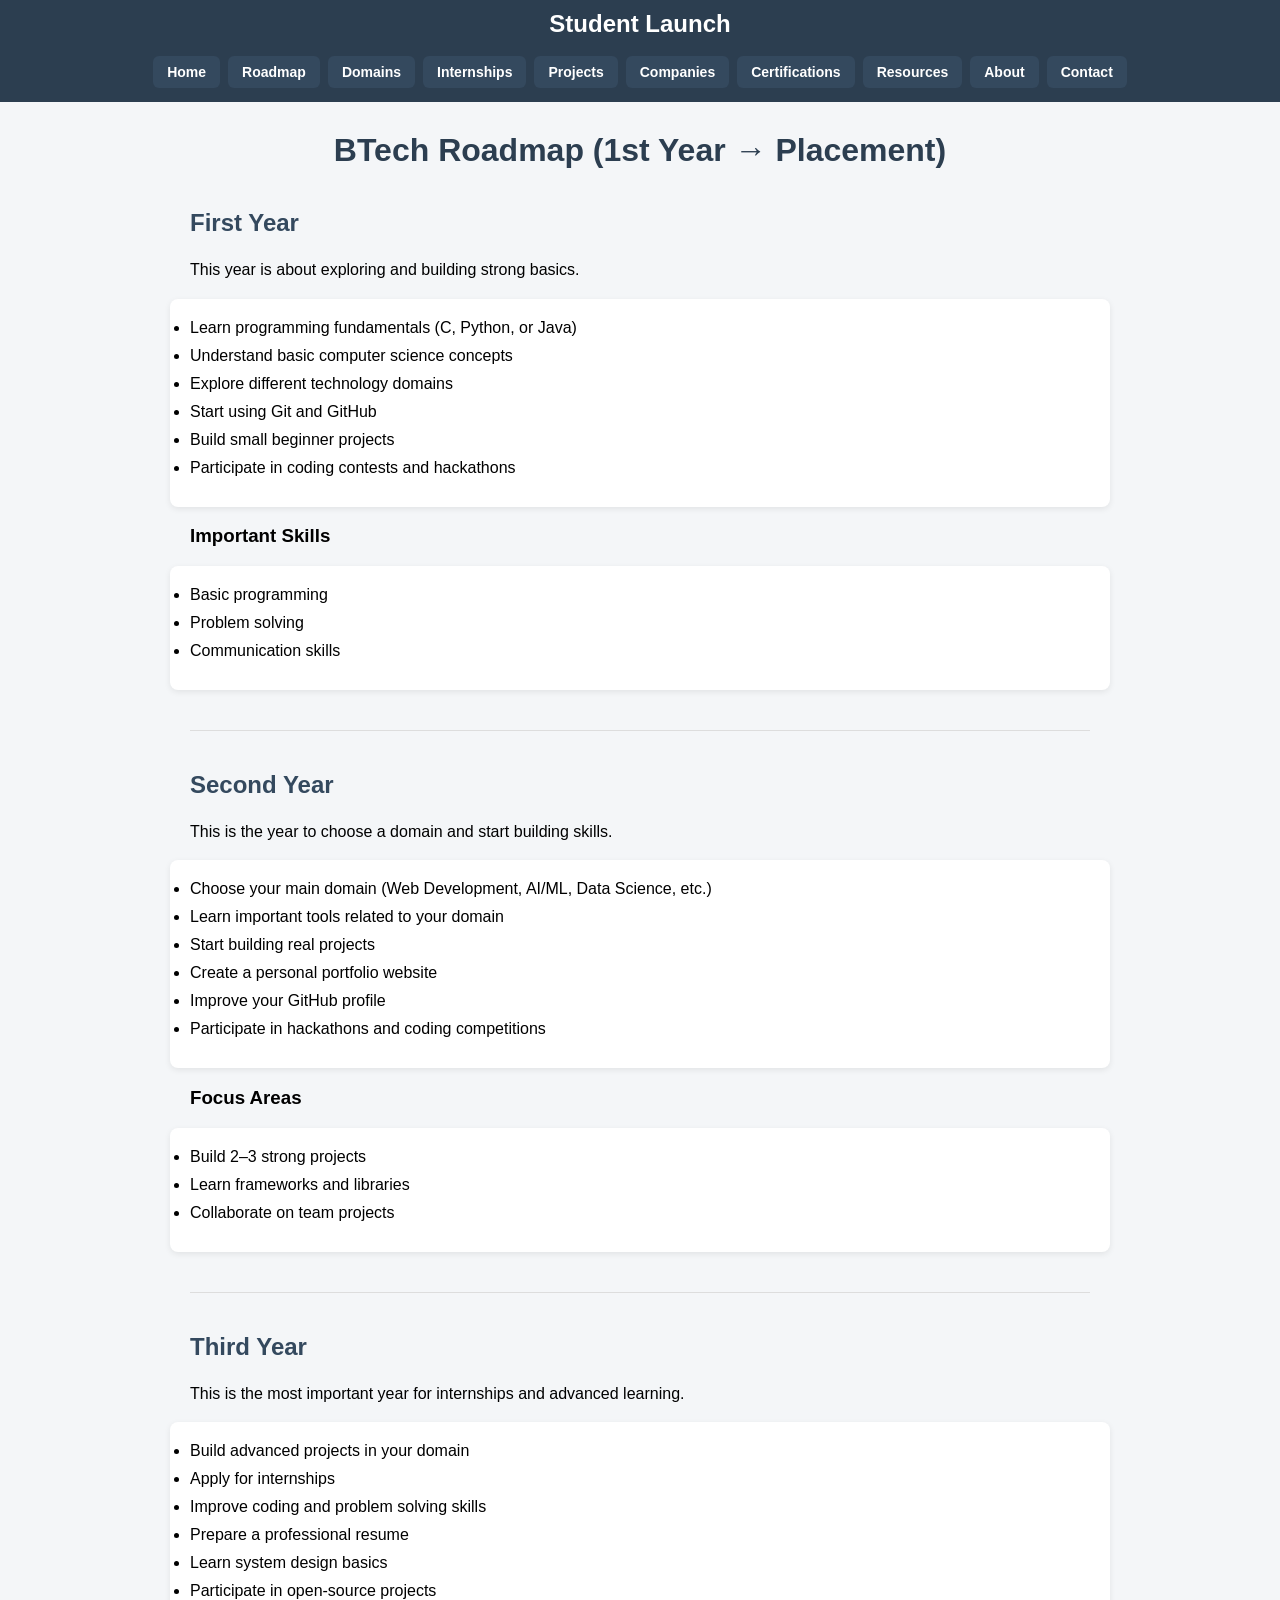
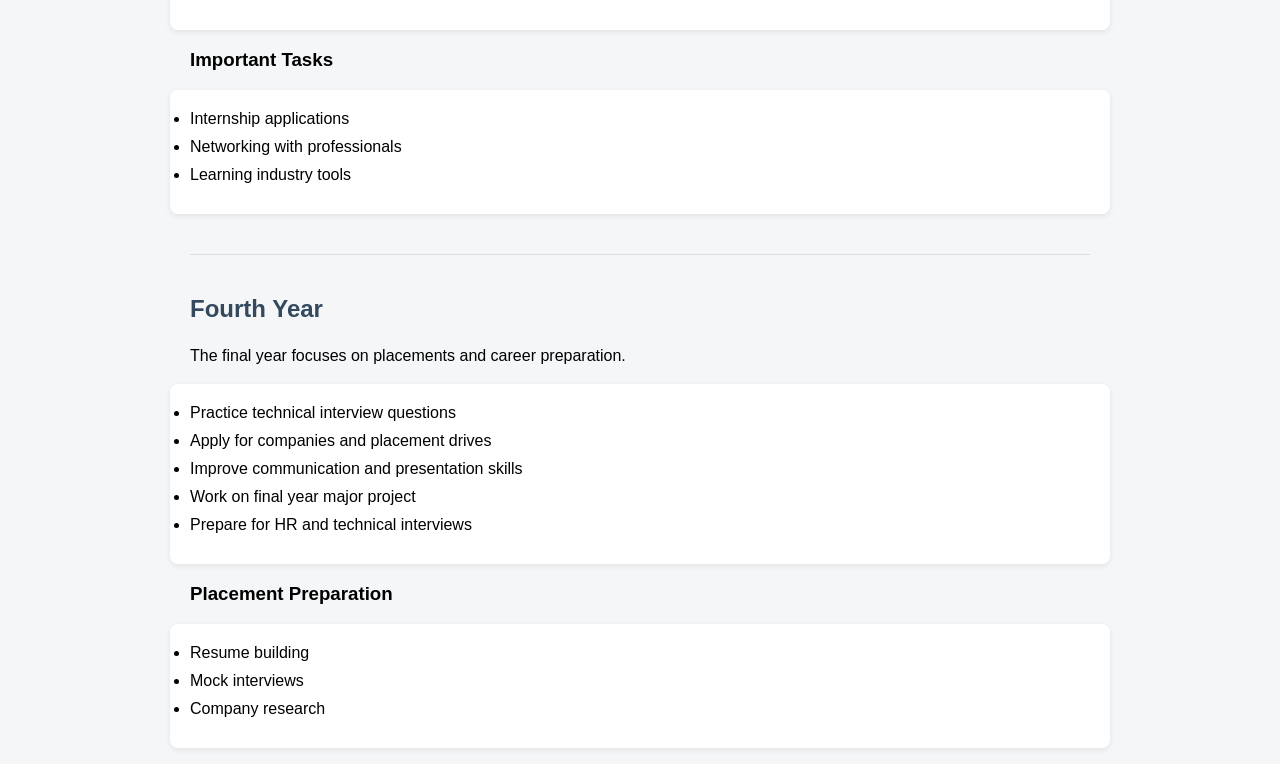
<file: roadmap.html>
<!DOCTYPE html>
<html>

<head>
    <title>Student Launch - BTech Roadmap</title>
    <link rel="stylesheet" href="style.css">
    <link rel="stylesheet" href="css/roadmap.css">
</head>

<body>

<nav class="navbar">

<div class="logo">
Student Launch
</div>

<div class="nav-links">

<a href="index.html">Home</a>
<a href="roadmap.html">Roadmap</a>
<a href="domains.html">Domains</a>
<a href="internships.html">Internships</a>
<a href="projects.html">Projects</a>
<a href="companies.html">Companies</a>
<a href="certifications.html">Certifications</a>
<a href="resources.html">Resources</a>
<a href="about.html">About</a>
<a href="contact.html">Contact</a>

</div>

</nav>

<h1>BTech Roadmap (1st Year → Placement)</h1>

<h2>First Year</h2>
<p>This year is about exploring and building strong basics.</p>
<ul>
<li>Learn programming fundamentals (C, Python, or Java)</li>
<li>Understand basic computer science concepts</li>
<li>Explore different technology domains</li>
<li>Start using Git and GitHub</li>
<li>Build small beginner projects</li>
<li>Participate in coding contests and hackathons</li>
</ul>

<h3>Important Skills</h3>
<ul>
<li>Basic programming</li>
<li>Problem solving</li>
<li>Communication skills</li>
</ul>

<hr>

<h2>Second Year</h2>
<p>This is the year to choose a domain and start building skills.</p>
<ul>
<li>Choose your main domain (Web Development, AI/ML, Data Science, etc.)</li>
<li>Learn important tools related to your domain</li>
<li>Start building real projects</li>
<li>Create a personal portfolio website</li>
<li>Improve your GitHub profile</li>
<li>Participate in hackathons and coding competitions</li>
</ul>

<h3>Focus Areas</h3>
<ul>
<li>Build 2–3 strong projects</li>
<li>Learn frameworks and libraries</li>
<li>Collaborate on team projects</li>
</ul>

<hr>

<h2>Third Year</h2>
<p>This is the most important year for internships and advanced learning.</p>
<ul>
<li>Build advanced projects in your domain</li>
<li>Apply for internships</li>
<li>Improve coding and problem solving skills</li>
<li>Prepare a professional resume</li>
<li>Learn system design basics</li>
<li>Participate in open-source projects</li>
</ul>

<h3>Important Tasks</h3>
<ul>
<li>Internship applications</li>
<li>Networking with professionals</li>
<li>Learning industry tools</li>
</ul>

<hr>

<h2>Fourth Year</h2>
<p>The final year focuses on placements and career preparation.</p>
<ul>
<li>Practice technical interview questions</li>
<li>Apply for companies and placement drives</li>
<li>Improve communication and presentation skills</li>
<li>Work on final year major project</li>
<li>Prepare for HR and technical interviews</li>
</ul>

<h3>Placement Preparation</h3>
<ul>
<li>Resume building</li>
<li>Mock interviews</li>
<li>Company research</li>
</ul>

</body>
</html>
</file>
<file: style.css>
/* Page background */
body{
font-family: Arial, Helvetica, sans-serif;
background:#f4f6f8;
margin:0;
}

/* Navigation */
nav{
background:#2c3e50;
padding:15px;
text-align:center;
}

nav a{
color:white;
text-decoration:none;
margin:0 15px;
font-weight:bold;
}

nav a:hover{
color:#f1c40f;
}

/* Headings */
h1{
text-align:center;
margin-top:30px;
color:#2c3e50;
}

.subtitle{
text-align:center;
color:#555;
margin-bottom:40px;
}

/* Grid layout */
.container{
display:grid;
grid-template-columns:repeat(auto-fit,minmax(280px,1fr));
gap:25px;
padding:30px;
max-width:1100px;
margin:auto;
}

/* Card style */
.card{
background:white;
padding:25px;
border-radius:10px;
box-shadow:0 3px 10px rgba(0,0,0,0.1);
transition:transform 0.2s;
}

.card:hover{
transform:translateY(-5px);
}
/* Card links */

.card-link{
text-decoration:none;
color:inherit;
display:block;
}
/* Navigation bar */

nav{
background:#2c3e50;
padding:15px;
text-align:center;
}

/* Navigation links as boxes */

nav a{
display:inline-block;
background:#34495e;
color:white;
text-decoration:none;
padding:10px 18px;
margin:6px;
border-radius:6px;
font-weight:bold;
transition:all 0.2s ease;
}

/* Hover effect */

nav a:hover{
background:#f1c40f;
color:#2c3e50;
transform:translateY(-2px);
}
/* Sticky Navbar */

/* Navbar layout */

.navbar{
position:sticky;
top:0;
background:#2c3e50;
padding:10px 20px;
display:flex;
flex-direction:column;
align-items:center;
z-index:1000;
}
.nav-links{
display:flex;
flex-wrap:wrap;
justify-content:center;
margin-top:8px;
}
.logo{
color:white;
font-size:24px;
font-weight:bold;
margin-bottom:6px;
}

.nav-links a{
display:inline-block;
background:#34495e;
color:white;
text-decoration:none;
padding:8px 14px;
margin:4px;
border-radius:6px;
font-size:14px;
font-weight:bold;
transition:all 0.2s ease;
}

.nav-links a:hover{
background:#f1c40f;
color:#2c3e50;
}
/* Footer */

.footer{
background:#2c3e50;
color:white;
margin-top:60px;
}

.footer-container{
max-width:1100px;
margin:auto;
display:grid;
grid-template-columns:repeat(auto-fit,minmax(250px,1fr));
gap:30px;
padding:40px 20px;
}

.footer-section h3{
margin-bottom:12px;
}

.footer-section p{
line-height:1.6;
font-size:14px;
color:#ddd;
}

.footer-section a{
display:block;
text-decoration:none;
color:#ddd;
margin:6px 0;
font-size:14px;
}

.footer-section a:hover{
color:#f1c40f;
}

.footer-bottom{
text-align:center;
padding:15px;
border-top:1px solid #444;
font-size:13px;
color:#bbb;
}
/* Card icons */

.card-icon{
font-size:32px;
color:#2c3e50;
margin-bottom:10px;
}

.card{
text-align:center;
}
.card:hover .card-icon{
color:#f1c40f;
}
@media (max-width:768px){

.navbar{
flex-direction:column;
align-items:center;
}

.nav-links{
justify-content:center;
flex-wrap:wrap;
}

.container{
grid-template-columns:1fr;
}

.card{
padding:25px 18px;
}

.hero h1{
font-size:30px;
}

}
html{
scroll-behavior:smooth;
}
</file>
<file: css/about.css>
body{
font-family: Arial, Helvetica, sans-serif;
background:#f4f6f8;
margin:0;
}
h1{
text-align:center;
margin-top:40px;
color:#2c3e50;
}

.about-container{
max-width:900px;
margin:40px auto;
background:white;
padding:30px;
border-radius:10px;
box-shadow:0 3px 10px rgba(0,0,0,0.1);
line-height:1.7;
font-size:16px;
}
</file>
<file: css/certifications.css>
body{
font-family: Arial, Helvetica, sans-serif;
background:#f4f6f8;
margin:0;
}

h1{
text-align:center;
margin-top:30px;
color:#2c3e50;
}

.subtitle{
text-align:center;
color:#555;
margin-bottom:40px;
}

.container{
display:grid;
grid-template-columns:repeat(auto-fit,minmax(280px,1fr));
gap:25px;
padding:30px;
max-width:1100px;
margin:auto;
}

.card{
background:white;
padding:25px;
border-radius:10px;
box-shadow:0 3px 10px rgba(0,0,0,0.1);
transition:transform 0.2s;
}

.card:hover{
transform:translateY(-5px);
}

.card h2{
color:#2c3e50;
}

li{
margin-bottom:6px;
}
.container{
display:grid;
grid-template-columns:repeat(auto-fit,minmax(300px,1fr));
gap:30px;
max-width:1200px;
margin:auto;
padding:20px;
}

.card{
background:white;
padding:25px;
border-radius:10px;
box-shadow:0 8px 20px rgba(0,0,0,0.08);
border-top:5px solid #4ca1af;
}

.card a{
display:inline-block;
margin-top:10px;
color:#4ca1af;
text-decoration:none;
font-weight:bold;
}

.card a:hover{
text-decoration:underline;
}
</file>
<file: css/companies.css>
/* Page background */
body{
font-family: Arial, Helvetica, sans-serif;
background:#f4f6f8;
margin:0;
}

/* Page title */
h1{
text-align:center;
margin-top:30px;
color:#2c3e50;
}

/* Subtitle */
.subtitle{
text-align:center;
color:#555;
margin-bottom:40px;
}

/* Grid layout */
.container{
display:grid;
grid-template-columns:repeat(auto-fit,minmax(280px,1fr));
gap:25px;
padding:30px;
max-width:1100px;
margin:auto;
}

/* Company cards */
.card{
background:white;
padding:25px;
border-radius:10px;
box-shadow:0 3px 10px rgba(0,0,0,0.1);
transition:transform 0.2s;
line-height:1.6;
}

.card:hover{
transform:translateY(-5px);
}

/* Card headings */
.card h2{
color:#2c3e50;
margin-bottom:10px;
}

/* Section headings inside card */
.card h3{
margin-top:15px;
font-size:18px;
color:#444;
}

/* Lists */
.card ul{
padding-left:20px;
margin-top:8px;
}

/* Company names */
.card ul:first-of-type li{
font-weight:bold;
color:#2c3e50;
}

/* Role names */
.card ul:last-of-type li{
color:#555;
}

/* List spacing */
li{
margin-bottom:6px;
}
.card a{
color:#4ca1af;
text-decoration:none;
font-weight:500;
}

.card a:hover{
text-decoration:underline;
}
</file>
<file: css/domains.css>
/* Page title */

h1{
text-align:center;
margin-top:40px;
color:#2c3e50;
}

.subtitle{
text-align:center;
color:#666;
margin-bottom:40px;
}


/* Domain grid layout */

.container{
display:grid;
grid-template-columns:repeat(auto-fit,minmax(300px,1fr));
gap:30px;
max-width:1200px;
margin:auto;
padding:20px;
}


/* Career domain cards */

.card{
background:white;
padding:25px;
border-radius:12px;
box-shadow:0 8px 20px rgba(0,0,0,0.08);
transition:all 0.25s ease;
border-top:5px solid #4ca1af;
}


/* Card hover */

.card:hover{
transform:translateY(-6px);
box-shadow:0 15px 35px rgba(0,0,0,0.15);
}


/* Card titles */

.card h2{
color:#2c3e50;
margin-bottom:10px;
}


/* Section headings */

.card h3{
margin-top:18px;
color:#34495e;
font-size:16px;
}


/* Paragraph inside cards */

.card p{
font-size:14px;
line-height:1.6;
color:#555;
}


/* Skills and roles list */

.card ul{
margin-top:8px;
padding-left:20px;
}

.card li{
margin-bottom:8px;
font-size:14px;
}


/* Learning links */

.card a{
margin-left:10px;
font-size:13px;
color:#4ca1af;
background:#eef6f7;
padding:3px 8px;
border-radius:5px;
text-decoration:none;
transition:0.2s;
}


/* Hover effect for links */

.card a:hover{
background:#4ca1af;
color:white;
}


/* Responsive spacing */

@media (max-width:768px){

.container{
grid-template-columns:1fr;
}

}
</file>
<file: css/internships.css>
body{
font-family: Arial, Helvetica, sans-serif;
background:#f4f6f8;
margin:0;
}
h1{
text-align:center;
margin-top:30px;
color:#2c3e50;
}

.subtitle{
text-align:center;
color:#555;
margin-bottom:40px;
}

.container{
display:grid;
grid-template-columns:repeat(auto-fit,minmax(280px,1fr));
gap:25px;
padding:30px;
max-width:1100px;
margin:auto;
}

.card{
background:white;
padding:25px;
border-radius:10px;
box-shadow:0 3px 10px rgba(0,0,0,0.1);
transition:transform 0.2s;
}

.card:hover{
transform:translateY(-5px);
}

.card h2{
color:#2c3e50;
margin-bottom:10px;
}

ul{
padding-left:20px;
}

li{
margin-bottom:6px;
}
.card a{
color:#4ca1af;
text-decoration:none;
font-weight:500;
}

.card a:hover{
text-decoration:underline;
}
.card ol{
padding-left:20px;
line-height:1.6;
}

.card li{
margin-bottom:8px;
}
</file>
<file: css/projects.css>
body{
font-family: Arial, Helvetica, sans-serif;
background:#f4f6f8;
margin:0;
}

h1{
text-align:center;
margin-top:30px;
color:#2c3e50;
}

.subtitle{
text-align:center;
color:#555;
margin-bottom:40px;
}

.container{
display:grid;
grid-template-columns:repeat(auto-fit,minmax(300px,1fr));
gap:30px;
}

.card{
background:white;
padding:25px;
border-radius:10px;
box-shadow:0 3px 10px rgba(0,0,0,0.1);
transition:transform 0.2s;
}

.card:hover{
transform:translateY(-5px);
}

.card h2{
color:#2c3e50;
margin-bottom:10px;
}

ul{
padding-left:20px;
}

li{
margin-bottom:6px;
}
.card a{
margin-left:8px;
font-size:13px;
color:#4ca1af;
background:#eef6f7;
padding:3px 8px;
border-radius:4px;
text-decoration:none;
}

.card a:hover{
background:#4ca1af;
color:white;
}
</file>
<file: css/resources.css>
body{
font-family: Arial, Helvetica, sans-serif;
background:#f4f6f8;
margin:0;
}
h1{
text-align:center;
margin-top:30px;
color:#2c3e50;
}

.container{
display:grid;
grid-template-columns:repeat(auto-fit,minmax(280px,1fr));
gap:25px;
padding:30px;
max-width:1100px;
margin:auto;
}

.card{
background:white;
padding:25px;
border-radius:10px;
box-shadow:0 3px 10px rgba(0,0,0,0.1);
transition:transform 0.2s;
}

.card:hover{
transform:translateY(-5px);
}

.card h2{
color:#2c3e50;
}

li{
margin-bottom:6px;
}
.card a{
color:#4ca1af;
text-decoration:none;
font-weight:500;
}

.card a:hover{
text-decoration:underline;
}
</file>
<file: css/roadmap.css>
/* Page background */
body{
    font-family: Arial, Helvetica, sans-serif;
    background-color: #f4f6f8;
    margin:0;
    padding:0;
}

/* Main title */
h1{
    text-align:center;
    color:#2c3e50;
    margin-top:30px;
}

/* Section headings */
h2{
    color:#34495e;
    margin-top:40px;
}

/* Description text */
p{
    font-size:16px;
    line-height:1.6;
}

/* Content container */
body > h1,
body > h2,
body > h3,
body > p,
body > ul{
    max-width:900px;
    margin-left:auto;
    margin-right:auto;
}

/* Lists */
ul{
    background:white;
    padding:20px;
    border-radius:8px;
    box-shadow:0 2px 6px rgba(0,0,0,0.08);
}

li{
    margin-bottom:10px;
}

/* Section divider */
hr{
    max-width:900px;
    margin:40px auto;
    border:0;
    height:1px;
    background:#ddd;
}
</file>
